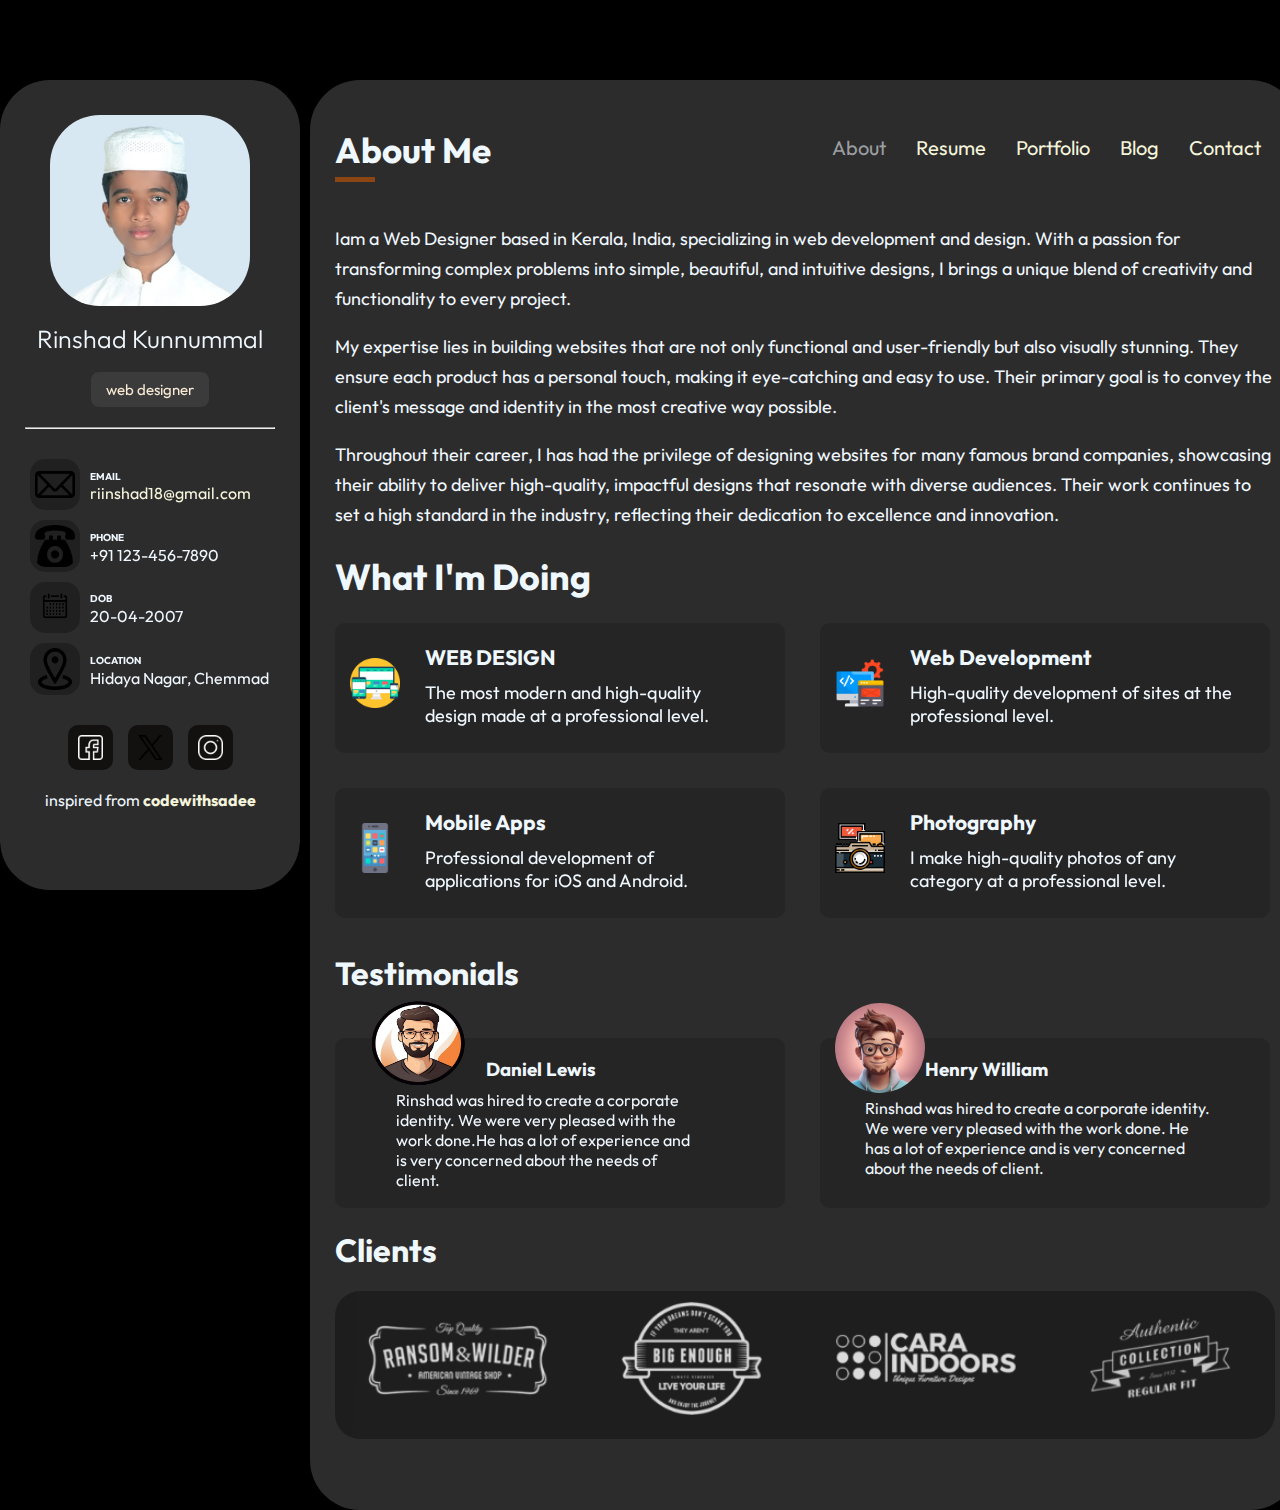
<file: index.html>
<!DOCTYPE html>
<html lang="en">
<head>
    <meta charset="UTF-8">
    <meta name="viewport" content="width=device-width, initial-scale=1.0">
    <title>Portifolio</title>
    <link rel="stylesheet" href="assets/style.css">
    <link rel="preconnect" href="https://fonts.googleapis.com">
    <link rel="preconnect" href="https://fonts.gstatic.com" crossorigin>
    <link href="https://fonts.googleapis.com/css2?family=Outfit:wght@100..900&display=swap" rel="stylesheet">
    <link rel="shortcut icon" href="img/icon.png" type="image/x-icon">
</head>
<body>
    <div class="container">
        <div class="fixed">
            <div class="name">
                <img id="photo" src="img/myphoto.jpg" alt="">
                <h1 id="name">Rinshad Kunnummal</h1>
                <button id="proffession">web designer</button>
            </div>
            <hr>
            <div class="fixed-bottom">
                <div class="my-details">
                    <div class="my-info">
                        <img class="icon" src="img/email.png" alt="">
                        <div class="details">
                            <h5>EMAIL</h5>
                            <p><a id="detail" href="">riinshad18@gmail.com</a></p>
                        </div>
                    </div>
                    <div class="my-info">
                        <img class="icon" src="img/phone.png" alt="">
                        <div class="details">  
                            <h5>PHONE</h5>
                            <p>+91 123-456-7890</p>
                        </div>
                    </div>
                    <div class="my-info">
                        <img class="icon" src="img/date.png" alt="">
                        <div class="details">
                            <h5>DOB</h5>
                            <p>20-04-2007</p>
                        </div>
                    </div>
                    <div class="my-info">
                        <img class="icon" src="img/location.png" alt="">
                        <div class="details">
                            <h5>LOCATION</h5>
                            <p>Hidaya Nagar, Chemmad</p>
                        </div>
                    </div>
                </div>
            </div>
            <div class="social-accounts">
                <a href="#"><img src="img/facebook.png" alt=""></a>
                <a href="#"><img src="img/twitter.png" alt=""></a>
                <a href="#"><img src="img/instagram.png" alt=""></a>
            </div>
            <p id="codewithsadee">inspired from <strong><a target="_blank" href="https://github.com/codewithsadee/vcard-personal-portfolio">codewithsadee</a></strong></p>
        </div>
        <div class="main">
            <div class="head">
                <div>
                    <nav class="navbar">
                        <h1 id="head1">About Me</h1>
                        <ul>
                            <li ><a id="about" href="index.html">About</a></li>
                            <li><a href="pages/resume.html">Resume</a></li>
                            <li><a href="pages/portfolio.html">Portfolio</a></li>
                            <li><a href="pages/blog.html">Blog</a></li>
                            <li><a href="pages/contact.html">Contact</a></li>
                        </ul>
                    </nav>
                </div>
            </div>
            <div class="about-me">
                <p>
                    Iam a Web Designer based in Kerala, India, specializing in web development and design. With a passion for transforming complex problems into simple, beautiful, and intuitive designs, I brings a unique blend of creativity and functionality to every project.
                </p>
                <p>
                    My expertise lies in building websites that are not only functional and user-friendly but also visually stunning. They ensure each product has a personal touch, making it eye-catching and easy to use. Their primary goal is to convey the client's message and identity in the most creative way possible.
                </p>
                <p>
                    
                    Throughout their career, I has had the privilege of designing websites for many famous brand companies, showcasing their ability to deliver high-quality, impactful designs that resonate with diverse audiences. Their work continues to set a high standard in the industry, reflecting their dedication to excellence and innovation.
                </p>
            </div>
            <div class="im-doing">
                <h1>
                    What I'm Doing
                </h1>
                <div class="im-card-section">
                    <div class="im-card">
                        <img src="img/mobile.png" alt="">
                        <div class="im-card-info">
                            <h3>WEB DESIGN</h3>
                            <p>
                                The most modern and high-quality design made at a professional level.
                            </p>
                        </div>
                    </div>
                    <div class="im-card">
                        <img src="img/development.png" alt="">
                        <div class="im-card-info">
                            <h3>Web Development</h3>
                            <p>
                                High-quality development of sites at the professional level.
                            </p>
                        </div>
                    </div>
                    <div class="im-card">
                        <img src="img/smartphone.png" alt="">
                        <div class="im-card-info">
                            <h3>Mobile Apps</h3>
                            <p>
                                Professional development of applications for iOS and Android.
                            </p>
                        </div>
                    </div>
                    <div class="im-card">
                        <img src="img/photography.png" alt="">
                        <div class="im-card-info">
                            <h3>Photography</h3>
                            <p>
                                I make high-quality photos of any category at a professional level.
                            </p>
                        </div>
                    </div>
                </div>
            </div>
            <div class="testimonials">
                <h1>Testimonials</h1>
                <div class="testimonials-card-section">
                    <div class="testimony-card">
                        <img id="test1" src="img/avatar1.png" alt="">
                        <div class="testimony-card-info">
                            <h3 id="tester1">Daniel Lewis</h3>
                            <p id="text1">
                                Rinshad was hired to create a corporate identity. We were very pleased with the work done.He has a lot of experience and is very concerned about the needs of client.
                            </p>
                        </div>
                    </div>
                    <div class="testimony-card">
                        <img id="test2" src="img/avatar2.jpg" alt="">
                        <div class="testimony-card-info">
                            <h3 id="tester1">Henry William</h3>
                            <p>
                                Rinshad was hired to create a corporate identity. We were very pleased with the work done. He has a lot of experience and is very concerned about the needs of client.
                            </p>
                        </div>
                    </div>
                </div>
            </div>
            <div class="clients">
                <h1>Clients</h1>
                <img src="img/clients.png" alt="">
            </div>
        </div>
    </div>
</body>
</html>
</file>
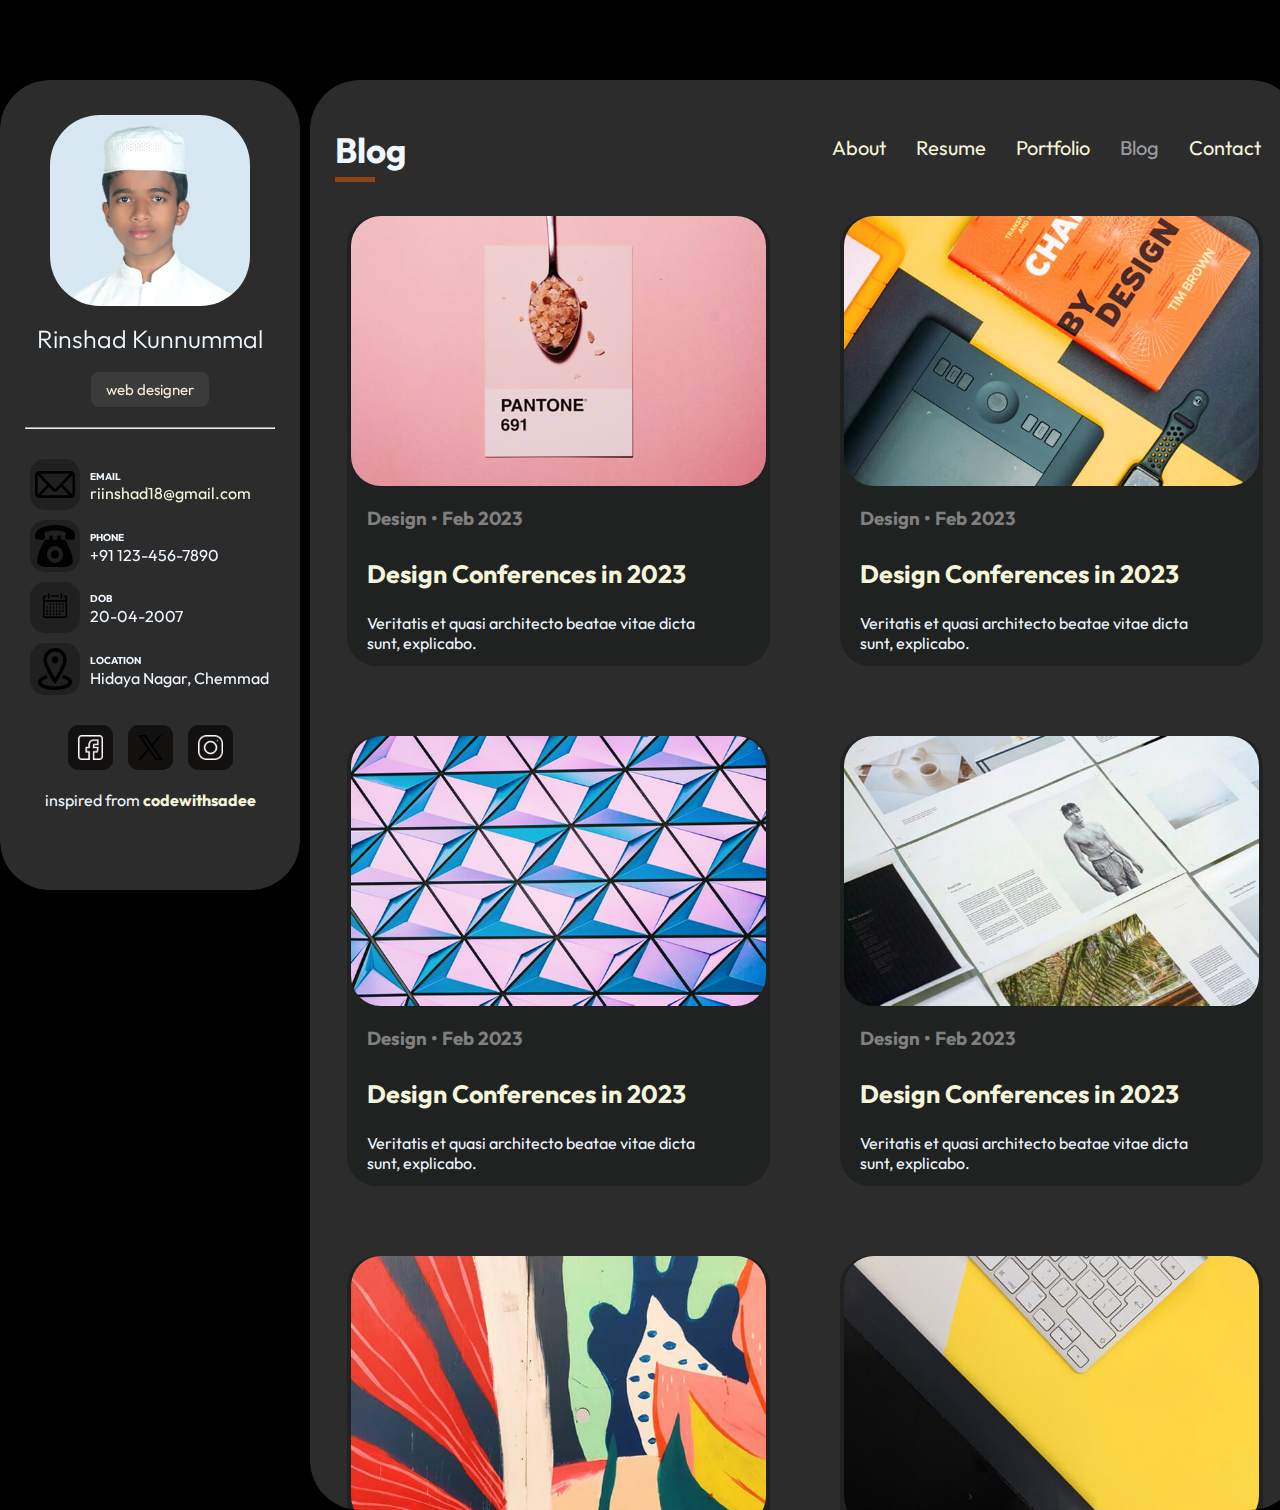
<file: pages/blog.html>
<!DOCTYPE html>
<html lang="en">
<head>
    <meta charset="UTF-8">
    <meta name="viewport" content="width=device-width, initial-scale=1.0">
    <title>Portifolio</title>
    <link rel="stylesheet" href="../assets/blog.css">
    <link rel="preconnect" href="https://fonts.googleapis.com">
    <link rel="preconnect" href="https://fonts.gstatic.com" crossorigin>
    <link href="https://fonts.googleapis.com/css2?family=Outfit:wght@100..900&display=swap" rel="stylesheet">
    <link rel="shortcut icon" href="../img/icon.png" type="image/x-icon">
</head>
<body>
    <div class="container">
        <div class="fixed">
            <div class="name">
                <img id="photo" src="../img/myphoto.jpg" alt="">
                <h1 id="name">Rinshad Kunnummal</h1>
                <button id="proffession">web designer</button>
            </div>
            <hr>
            <div class="fixed-bottom">
                <div class="my-details">
                    <div class="my-info">
                        <img class="icon" src="../img/email.png" alt="">
                        <div class="details">
                            <h5>EMAIL</h5>
                            <p><a id="detail" href="">riinshad18@gmail.com</a></p>
                        </div>
                    </div>
                    <div class="my-info">
                        <img class="icon" src="../img/phone.png" alt="">
                        <div class="details">
                            <h5>PHONE</h5>
                            <p>+91 123-456-7890</p>
                        </div>
                    </div>
                    <div class="my-info">
                        <img class="icon" src="../img/date.png" alt="">
                        <div class="details">
                            <h5>DOB</h5>
                            <p>20-04-2007</p>
                        </div>
                    </div>
                    <div class="my-info">
                        <img class="icon" src="../img/location.png" alt="">
                        <div class="details">
                            <h5>LOCATION</h5>
                            <p>Hidaya Nagar, Chemmad</p>
                        </div>
                    </div>
                </div>
            </div>
            <div class="social-accounts">
                <a href="#"><img src="../img/facebook.png" alt=""></a>
                <a href="#"><img src="../img/twitter.png" alt=""></a>
                <a href="#"><img src="../img/instagram.png" alt=""></a>
            </div>
            <p id="codewithsadee">inspired from <strong><a target="_blank" href="https://github.com/codewithsadee/vcard-personal-portfolio">codewithsadee</a></strong></p>
        </div>
        <div class="main">
            <div class="head">
                <div>
                    <nav class="navbar">
                        <h1 id="head1">Blog</h1>
                        <ul>
                            <li ><a href="../index.html">About</a></li>
                            <li><a href="resume.html">Resume</a></li>
                            <li><a href="portfolio.html">Portfolio</a></li>
                            <li><a id="about" href="blog.html">Blog</a></li>
                            <li><a href="contact.html">Contact</a></li>
                        </ul>
                    </nav>
                </div>
            </div>
            <div class="blog-section">
                <div class="blog-cards-section">
                    <div class="blog-card">
                        <img src="../img/blog-1.jpg" alt="">
                        <div class="blog-card-info">
                            <h3>Design • Feb 2023</h3>
                            <h1><a href="#">Design Conferences in 2023</a></h1>
                            <p>
                                Veritatis et quasi architecto beatae vitae dicta sunt, explicabo.
                            </p>
                        </div>
                    </div>
                    <div class="blog-card">
                        <img src="../img/blog-2.jpg" alt="">
                        <div class="blog-card-info">
                            <h3>Design • Feb 2023</h3>
                            <h1><a href="#">Design Conferences in 2023</a></h1>
                            <p>
                                Veritatis et quasi architecto beatae vitae dicta sunt, explicabo.
                            </p>
                        </div>
                    </div>
                    <div class="blog-card">
                        <img src="../img/blog-3.jpg" alt="">
                        <div class="blog-card-info">
                            <h3>Design • Feb 2023</h3>
                            <h1><a href="#">Design Conferences in 2023</a></h1>
                            <p>
                                Veritatis et quasi architecto beatae vitae dicta sunt, explicabo.
                            </p>
                        </div>
                    </div>
                    <div class="blog-card">
                        <img src="../img/blog-4.jpg" alt="">
                        <div class="blog-card-info">
                            <h3>Design • Feb 2023</h3>
                            <h1><a href="#">Design Conferences in 2023</a></h1>
                            <p>
                                Veritatis et quasi architecto beatae vitae dicta sunt, explicabo.
                            </p>
                        </div>
                    </div>
                    <div class="blog-card">
                        <img src="../img/blog-5.jpg" alt="">
                        <div class="blog-card-info">
                            <h3>Design • Feb 2023</h3>
                            <h1><a href="#">Design Conferences in 2023</a></h1>
                            <p>
                                Veritatis et quasi architecto beatae vitae dicta sunt, explicabo.
                            </p>
                        </div>
                    </div>
                    <div class="blog-card">
                        <img src="../img/blog-6.jpg" alt="">
                        <div class="blog-card-info">
                            <h3>Design • Feb 2023</h3>
                            <h1><a href="#">Design Conferences in 2023</a></h1>
                            <p>
                                Veritatis et quasi architecto beatae vitae dicta sunt, explicabo.
                            </p>
                        </div>
                    </div>
                </div>
            </div>
        </div>
    </div>
</body>
</html>
</file>
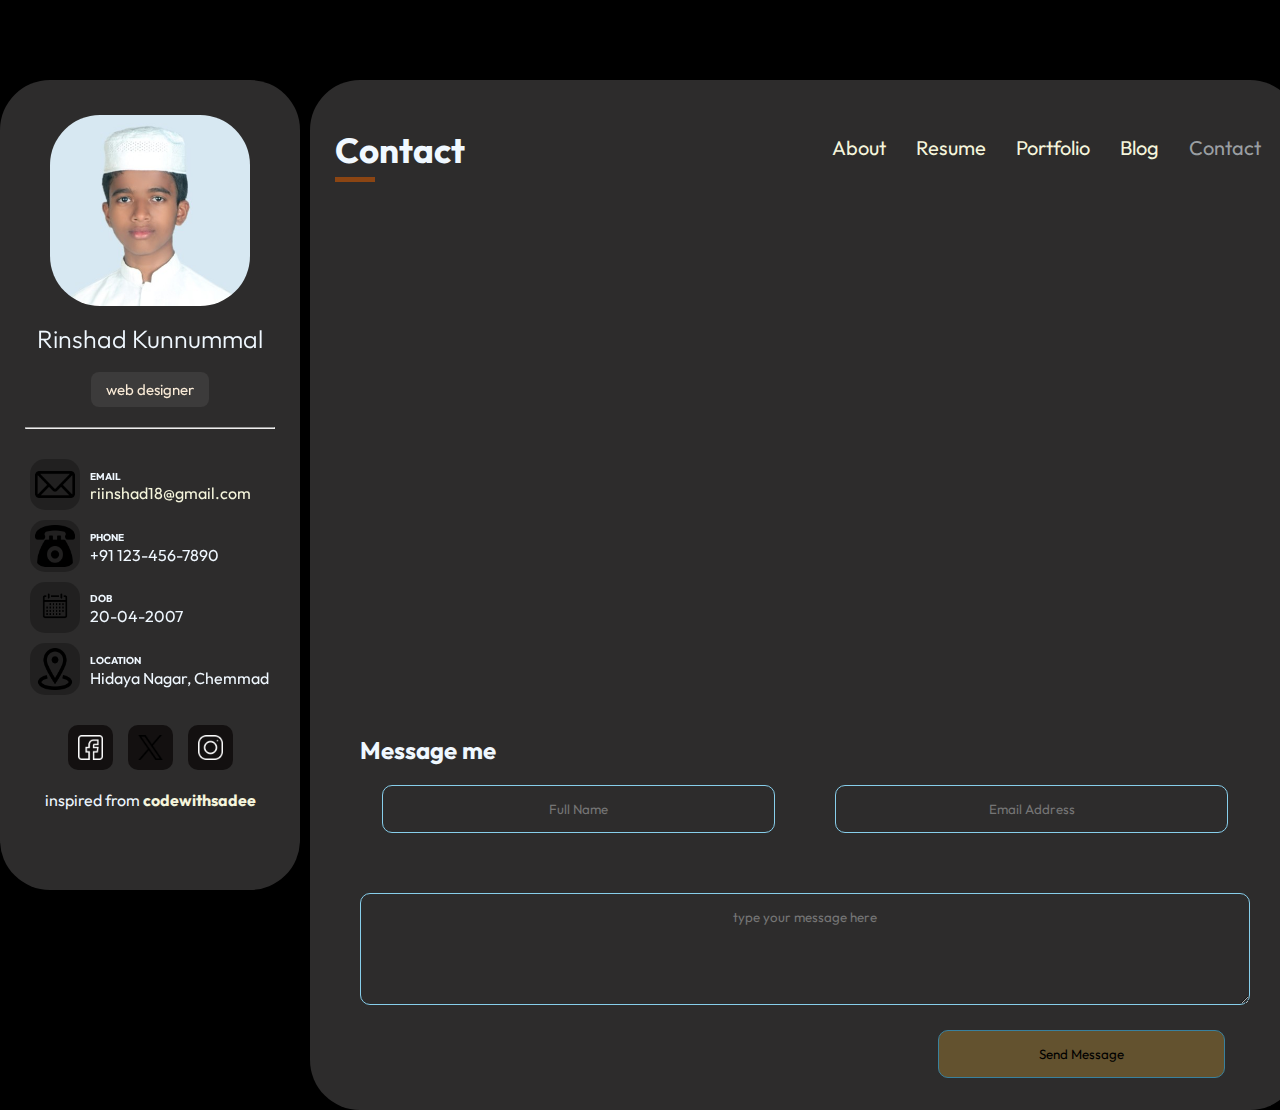
<file: pages/contact.html>
<!DOCTYPE html>
<html lang="en">
<head>
    <meta charset="UTF-8">
    <meta name="viewport" content="width=device-width, initial-scale=1.0">
    <title>Portifolio</title>
    <link rel="stylesheet" href="../assets/contact.css">
    <link rel="preconnect" href="https://fonts.googleapis.com">
    <link rel="preconnect" href="https://fonts.gstatic.com" crossorigin>
    <link href="https://fonts.googleapis.com/css2?family=Outfit:wght@100..900&display=swap" rel="stylesheet">
    <link rel="shortcut icon" href="../img/icon.png" type="image/x-icon">
</head>
<body>
    <div class="container">
        <div class="fixed">
            <div class="name">
                <img id="photo" src="../img/myphoto.jpg" alt="">
                <h1 id="name">Rinshad Kunnummal</h1>
                <button id="proffession">web designer</button>
            </div>
            <hr>
            <div class="fixed-bottom">
                <div class="my-details">
                    <div class="my-info">
                        <img class="icon" src="../img/email.png" alt="">
                        <div class="details">
                            <h5>EMAIL</h5>
                            <p><a id="detail" href="">riinshad18@gmail.com</a></p>
                        </div>
                    </div>
                    <div class="my-info">
                        <img class="icon" src="../img/phone.png" alt="">
                        <div class="details">
                            <h5>PHONE</h5>
                            <p>+91 123-456-7890</p>
                        </div>
                    </div>
                    <div class="my-info">
                        <img class="icon" src="../img/date.png" alt="">
                        <div class="details">
                            <h5>DOB</h5>
                            <p>20-04-2007</p>
                        </div>
                    </div>
                    <div class="my-info">
                        <img class="icon" src="../img/location.png" alt="">
                        <div class="details">
                            <h5>LOCATION</h5>
                            <p>Hidaya Nagar, Chemmad</p>
                        </div>
                    </div>
                </div>
            </div>
            <div class="social-accounts">
                <a href="#"><img src="../img/facebook.png" alt=""></a>
                <a href="#"><img src="../img/twitter.png" alt=""></a>
                <a href="#"><img src="../img/instagram.png" alt=""></a>
            </div>
            <p id="codewithsadee">inspired from <strong><a target="_blank" href="https://github.com/codewithsadee/vcard-personal-portfolio">codewithsadee</a></strong></p>
        </div>
        <div class="main">
            <div class="head">
                <div>
                    <nav class="navbar">
                        <h1 id="head1">Contact</h1>
                        <ul>
                            <li ><a href="../index.html">About</a></li>
                            <li><a href="resume.html">Resume</a></li>
                            <li><a href="portfolio.html">Portfolio</a></li>
                            <li><a href="blog.html">Blog</a></li>
                            <li><a id="about" href="contact.html">Contact</a></li>
                        </ul>
                    </nav>
                </div>
            </div>
            <div class="contact-container">
                <div class="map-container">
                    <iframe src="https://www.google.com/maps/embed?pb=!1m18!1m12!1m3!1d425.4522839005609!2d75.96013531499786!3d11.343651131796172!2m3!1f0!2f0!3f0!3m2!1i1024!2i768!4f13.1!3m3!1m2!1s0x3ba6424227fe74a5%3A0x83ad7bee958accb5!2sThoongampuram%20Juma&#39;a%20Masjid!5e1!3m2!1sen!2sin!4v1720166840139!5m2!1sen!2sin" width="600" height="450" style="border:0;" allowfullscreen="" loading="lazy" referrerpolicy="no-referrer-when-downgrade"></iframe>
                </div>
                <div class="message-container">
                    <h2>Message me</h2>
                    <div class="inputswrapper">
                        <div class="details-container">
                            <input type="text" placeholder="Full Name">
                            <input type="email" placeholder="Email Address">
                            <textarea name="message" placeholder="type your message here" id="" cols="90" rows="5"></textarea>
                        </div>
                        <div class="send-container">
                            <button type="submit">Send Message</button>
                        </div>
                    </div>
                </div>
            </div>
        </div>
    </div>
</body>
</html>
</file>
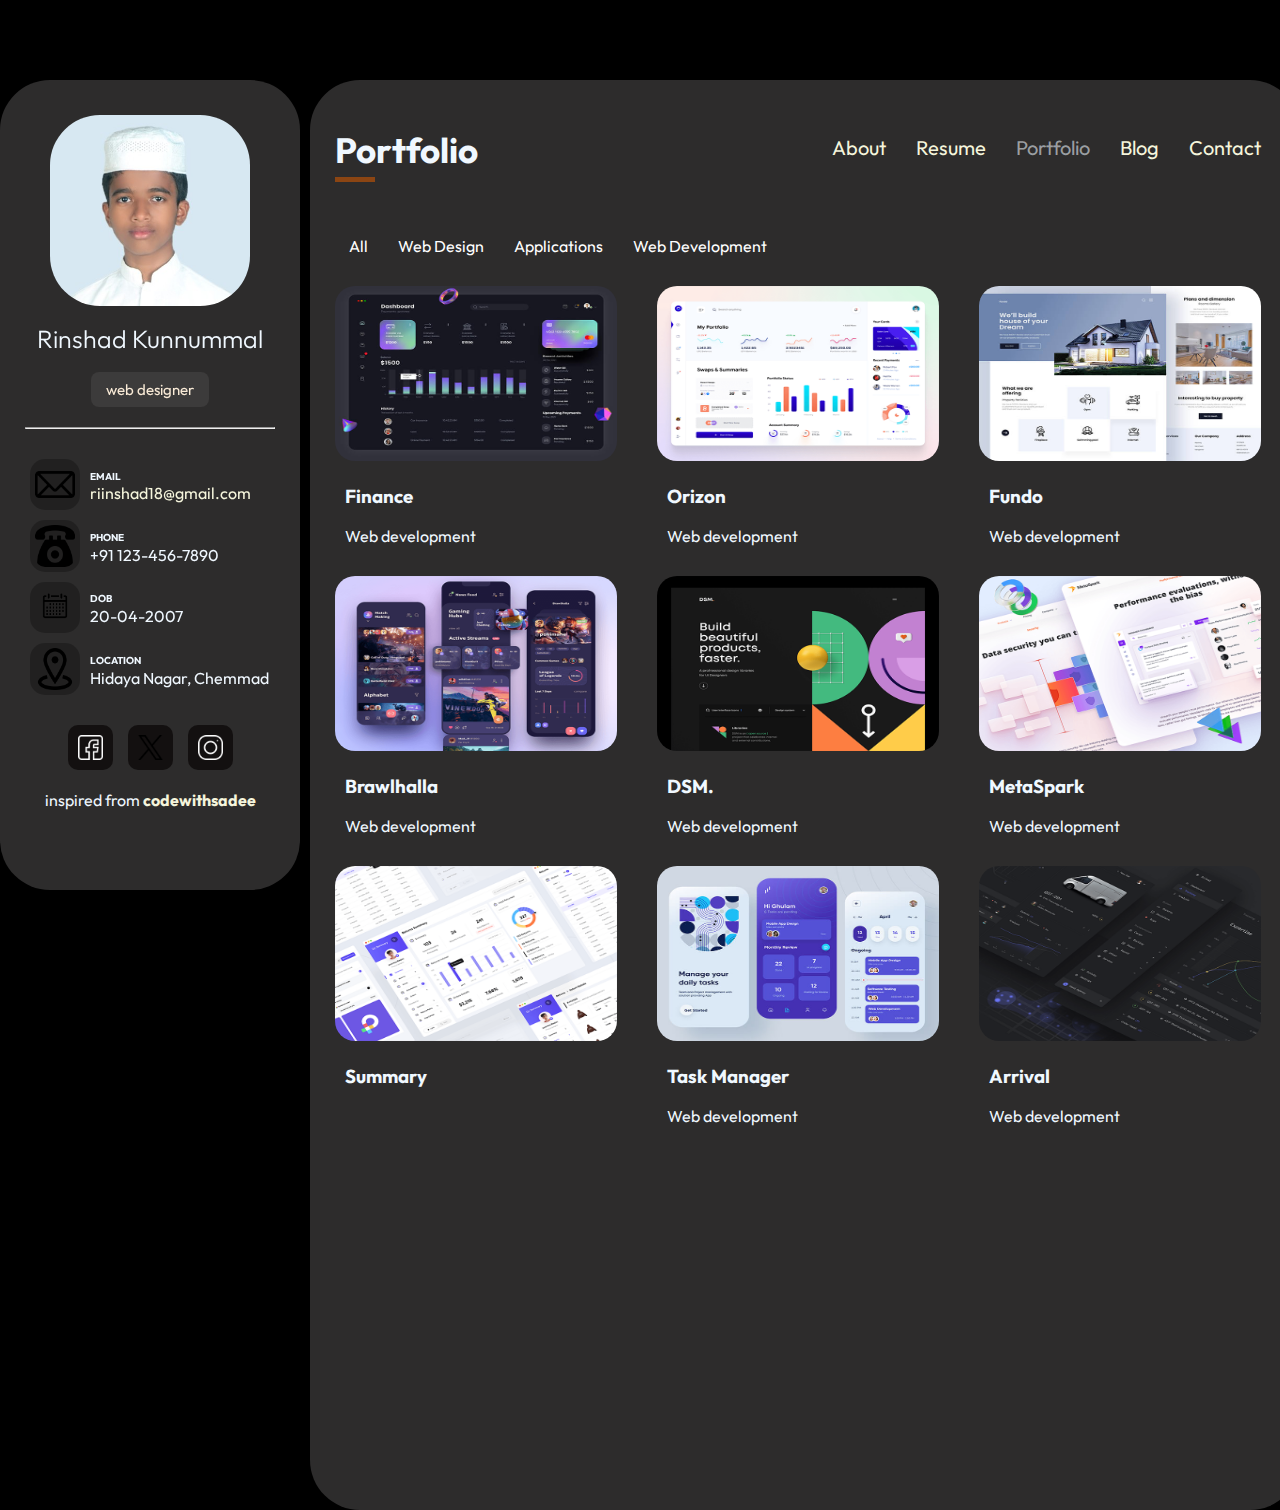
<file: pages/portfolio.html>
<!DOCTYPE html>
<html lang="en">
<head>
    <meta charset="UTF-8">
    <meta name="viewport" content="width=device-width, initial-scale=1.0">
    <title>Portifolio</title>
    <link rel="stylesheet" href="../assets/portfolio.css">
    <link rel="preconnect" href="https://fonts.googleapis.com">
    <link rel="preconnect" href="https://fonts.gstatic.com" crossorigin>
    <link href="https://fonts.googleapis.com/css2?family=Outfit:wght@100..900&display=swap" rel="stylesheet">
    <link rel="shortcut icon" href="../img/icon.png" type="image/x-icon">
</head>
<body>
    <div class="container">
        <div class="fixed">
            <div class="name">
                <img id="photo" src="../img/myphoto.jpg" alt="">
                <h1 id="name">Rinshad Kunnummal</h1>
                <button id="proffession">web designer</button>
            </div>
            <hr>
            <div class="fixed-bottom">
                <div class="my-details">
                    <div class="my-info">
                        <img class="icon" src="../img/email.png" alt="">
                        <div class="details">
                            <h5>EMAIL</h5>
                            <p><a id="detail" href="">riinshad18@gmail.com</a></p>
                        </div>
                    </div>
                    <div class="my-info">
                        <img class="icon" src="../img/phone.png" alt="">
                        <div class="details">  
                            <h5>PHONE</h5>
                            <p>+91 123-456-7890</p>
                        </div>
                    </div>
                    <div class="my-info">
                        <img class="icon" src="../img/date.png" alt="">
                        <div class="details">
                            <h5>DOB</h5>
                            <p>20-04-2007</p>
                        </div>
                    </div>
                    <div class="my-info">
                        <img class="icon" src="../img/location.png" alt="">
                        <div class="details">
                            <h5>LOCATION</h5>
                            <p>Hidaya Nagar, Chemmad</p>
                        </div>
                    </div>
                </div>
            </div>
            <div class="social-accounts">
                <a href="#"><img src="../img/facebook.png" alt=""></a>
                <a href="#"><img src="../img/twitter.png" alt=""></a>
                <a href="#"><img src="../img/instagram.png" alt=""></a>
            </div>
            <p id="codewithsadee">inspired from <strong><a target="_blank" href="https://github.com/codewithsadee/vcard-personal-portfolio">codewithsadee</a></strong></p>
        </div>
        <div class="main">
            <div class="head">
                <div>
                    <nav class="navbar">
                        <h1 id="head1">Portfolio</h1>
                        <ul>
                            <li ><a href="../index.html">About</a></li>
                            <li><a href="resume.html">Resume</a></li>
                            <li><a id="about" href="portfolio.html">Portfolio</a></li>
                            <li><a href="blog.html">Blog</a></li>
                            <li><a href="contact.html">Contact</a></li>
                        </ul>
                    </nav>
                </div>
            </div>
            <div class="portfolio-container">
                <div class="portifolio-nav">
                    <nav id="portifolio-nav">
                        <ul>
                            <li><a href="#">All</a></li>
                            <li><a href="#">Web Design</a></li>
                            <li><a href="#">Applications</a></li>
                            <li><a href="#">Web Development</a></li>
                        </ul>
                    </nav>
                </div>
                <div class="portfolio-section">
                    <div class="portifolio-card">
                        <img src="../img/portfolio-1.jpg" alt="">
                        <div class="portfolio-info">
                            <h3>Finance</h3>
                            <p>Web development</p>
                        </div>
                    </div>
                    <div class="portifolio-card">
                        <img src="../img/portfolio-2.png" alt="">
                        <div class="portfolio-info">
                            <h3>Orizon</h3>
                            <p>Web development</p>
                        </div>
                    </div>
                    <div class="portifolio-card">
                        <img src="../img/portfolio-3.jpg" alt="">
                        <div class="portfolio-info">
                            <h3>Fundo</h3>
                            <p>Web development</p>
                        </div>
                    </div>
                    <div class="portifolio-card">
                        <img src="../img/portfolio-4.png" alt="">
                        <div class="portfolio-info">
                            <h3>Brawlhalla</h3>
                            <p>Web development</p>
                        </div>
                    </div>
                    <div class="portifolio-card">
                        <img src="../img/portfolio-5.png" alt="">
                        <div class="portfolio-info">
                            <h3>DSM.</h3>
                            <p>Web development</p>
                        </div>
                    </div>
                    <div class="portifolio-card">
                        <img src="../img/portfolio-6.png" alt="">
                        <div class="portfolio-info">
                            <h3>MetaSpark</h3>
                            <p>Web development</p>
                        </div>
                    </div>
                    <div class="portifolio-card">
                        <img src="../img/portfolio-7.png" alt="">
                        <div class="portfolio-info">
                            <h3>Summary</p>
                        </div>
                    </div>
                    <div class="portifolio-card">
                        <img src="../img/portfolio-8.jpg" alt="">
                        <div class="portfolio-info">
                            <h3>Task Manager</h3>
                            <p>Web development</p>
                        </div>
                    </div>
                    <div class="portifolio-card">
                        <img src="../img/portfolio-9.png" alt="">
                        <div class="portfolio-info">
                            <h3>Arrival</h3>
                            <p>Web development</p>
                        </div>
                    </div>
                </div>
            </div>
        </div>
    </div>
</body>
</html>
</file>
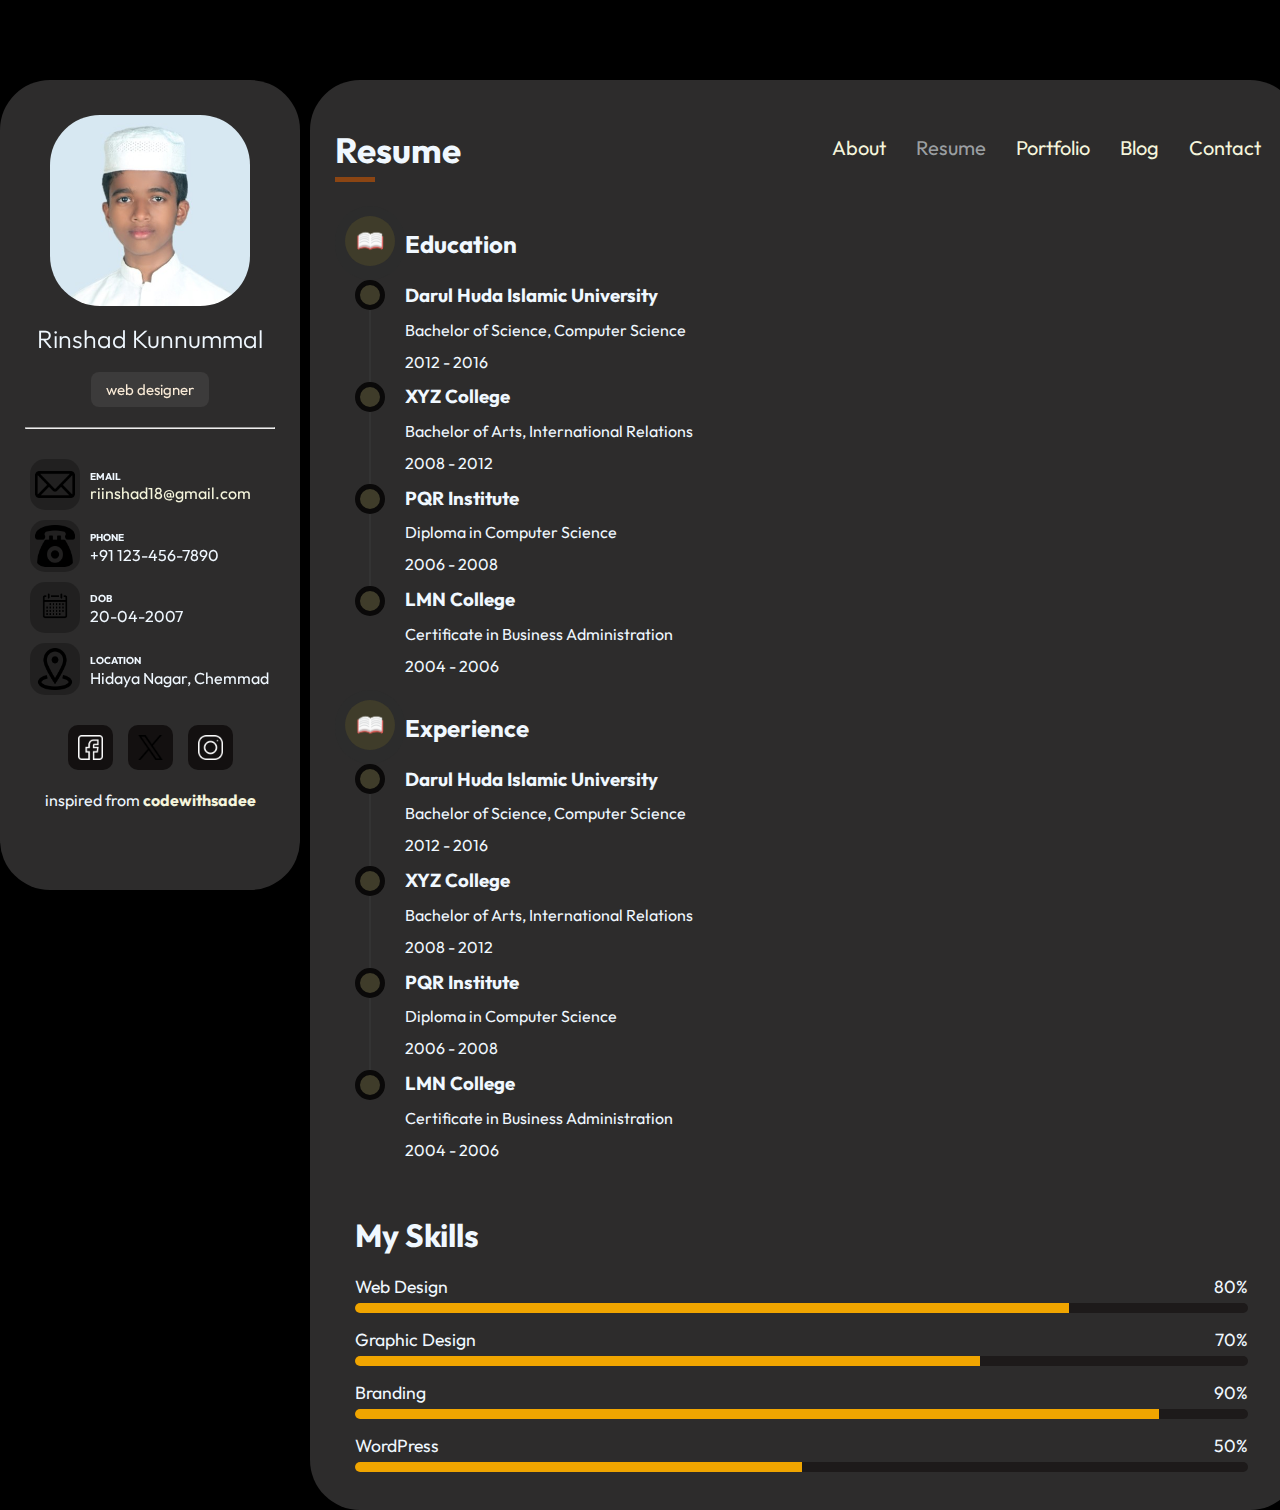
<file: pages/resume.html>
<!DOCTYPE html>
<html lang="en">
<head>
    <meta charset="UTF-8">
    <meta name="viewport" content="width=device-width, initial-scale=1.0">
    <title>Portifolio</title>
    <link rel="stylesheet" href="../assets/resume.css">
    <link rel="preconnect" href="https://fonts.googleapis.com">
    <link rel="preconnect" href="https://fonts.gstatic.com" crossorigin>
    <link href="https://fonts.googleapis.com/css2?family=Outfit:wght@100..900&display=swap" rel="stylesheet">
    <link rel="shortcut icon" href="img/icon.png" type="image/x-icon">
</head>
<body>
    <div class="container">
        <div class="fixed">
            <div class="name">
                <img id="photo" src="../img/myphoto.jpg" alt="">
                <h1 id="name">Rinshad Kunnummal</h1>
                <button id="proffession">web designer</button>
            </div>
            <hr>
            <div class="fixed-bottom">
                <div class="my-details">
                    <div class="my-info">
                        <img class="icon" src="../img/email.png" alt="">
                        <div class="details">
                            <h5>EMAIL</h5>
                            <p><a id="detail" href="">riinshad18@gmail.com</a></p>
                        </div>
                    </div>
                    <div class="my-info">
                        <img class="icon" src="../img/phone.png" alt="">
                        <div class="details">  
                            <h5>PHONE</h5>
                            <p>+91 123-456-7890</p>
                        </div>
                    </div>
                    <div class="my-info">
                        <img class="icon" src="../img/date.png" alt="">
                        <div class="details">
                            <h5>DOB</h5>
                            <p>20-04-2007</p>
                        </div>
                    </div>
                    <div class="my-info">
                        <img class="icon" src="../img/location.png" alt="">
                        <div class="details">
                            <h5>LOCATION</h5>
                            <p>Hidaya Nagar, Chemmad</p>
                        </div>
                    </div>
                </div>
            </div>
            <div class="social-accounts">
                <a href="#"><img src="../img/facebook.png" alt=""></a>
                <a href="#"><img src="../img/twitter.png" alt=""></a>
                <a href="#"><img src="../img/instagram.png" alt=""></a>
            </div>
            <p id="codewithsadee">inspired from <strong><a target="_blank" href="https://github.com/codewithsadee/vcard-personal-portfolio">codewithsadee</a></strong></p>
        </div>
        <div class="main">
            <div class="head">
                <div>
                    <nav class="navbar">
                        <h1 id="head1">Resume</h1>
                        <ul>
                            <li ><a href="../index.html">About</a></li>
                            <li><a id="about" href="resume.html">Resume</a></li>
                            <li><a href="portfolio.html">Portfolio</a></li>
                            <li><a href="blog.html">Blog</a></li>
                            <li><a href="contact.html">Contact</a></li>
                        </ul>
                    </nav>
                </div>
            </div>
            <div class="education-main">
                <div class="timeline">
                    <div class="timeline-item">
                        <div class="timeline-icon">
                            <img src="../img/book.png" alt="Book timeline-icon">
                        </div>
                        <div class="dot"></div>
                        <div class="line"></div>
                    </div>
                    <div class="timeline-item">
                        <div class="dot"></div>
                        <div class="line"></div>
                    </div>
                    <div class="timeline-item">
                        <div class="dot"></div>
                    </div>
                    <div class="timeline-item">
                        <div class="dot"></div>
                    </div>
                </div>
                <div class="education">
                    <h2>Education</h2>
                    <div class="education">
                        <div class="education-list">
                            <div class="university">
                                <h3>Darul Huda Islamic University</h3>
                                <p>Bachelor of Science, Computer Science</p>
                                <p>2012 - 2016</p>
                            </div>
                            <div class="university">
                                <h3>XYZ College</h3>
                                <p>Bachelor of Arts, International Relations</p>
                                <p>2008 - 2012</p>
                            </div>
                            <div class="university">
                                    <h3>PQR Institute</h3>
                                    <p>Diploma in Computer Science</p>
                                    <p>2006 - 2008</p>
                            </div>
                            <div class="university">
                                        <h3>LMN College</h3>
                                        <p>Certificate in Business Administration</p>
                                        <p>2004 - 2006</p>
                            </div>
                        </div>
                    </div>
                </div>
            </div>
            <div class="experience-main">
                <div class="timeline">
                    <div class="timeline-item">
                        <div class="timeline-icon">
                            <img src="../img/book.png" alt="Book timeline-icon">
                        </div>
                        <div class="dot"></div>
                        <div class="line"></div>
                    </div>
                    <div class="timeline-item">
                        <div class="dot"></div>
                        <div class="line"></div>
                    </div>
                    <div class="timeline-item">
                        <div class="dot"></div>
                    </div>
                    <div class="timeline-item">
                        <div class="dot"></div>
                    </div>
                </div>
                <div class="experience">
                    <h2>Experience</h2>
                    <div class="experience">
                        <div class="experience-list">
                            <div class="university">
                                <h3>Darul Huda Islamic University</h3>
                                <p>Bachelor of Science, Computer Science</p>
                                <p>2012 - 2016</p>
                            </div>
                            <div class="university">
                                <h3>XYZ College</h3>
                                <p>Bachelor of Arts, International Relations</p>
                                <p>2008 - 2012</p>
                            </div>
                            <div class="university">
                                <h3>PQR Institute</h3>
                                <p>Diploma in Computer Science</p>
                                <p>2006 - 2008</p>
                            </div>
                            <div class="university">
                                <h3>LMN College</h3>
                                <p>Certificate in Business Administration</p>
                                <p>2004 - 2006</p>
                            </div>
                        </div>
                    </div>
                </div>
            </div>
            
            <div class="skills-container">
                <h1 id="my-skills">My Skills</h1>
                <div class="skill">
                    <p>Web Design <span>80%</span></p>
                    <div class="skill-bar">
                        <div id="skill-level1" class="skill-level" ></div>
                    </div>
                </div>
                <div class="skill">
                    <p>Graphic Design <span>70%</span></p>
                    <div class="skill-bar">
                        <div id="skill-level2" class="skill-level" "></div>
                    </div>
                </div>
                <div class="skill">
                    <p>Branding <span>90%</span></p>
                    <div class="skill-bar">
                        <div id="skill-level3" class="skill-level" ></div>
                    </div>
                </div>
                <div class="skill">
                    <p>WordPress <span>50%</span></p>
                    <div class="skill-bar">
                        <div id="skill-level4" class="skill-level" ></div>
                    </div>
                </div>
            </div>
        </div>
    </div>
</body>
</html>
</file>
<file: assets/style.css>
*{
    font-family: "Outfit", sans-serif;
}

body{
    color: aliceblue;
    background-color: black;
    margin: 0;
    padding: 0;
}

.container{
    max-width: 1500px;
    height: 850px;
    width: 1300px;
    display: block;
    justify-content: center;
    margin: auto;
    margin-top: 80px;
}

.fixed{
    background-color: rgb(45, 44, 44);
    width: 250px;
    height: 760px;
    padding: 25px;
    border-radius: 50px;
    position: fixed;
}

#photo{
    border-radius: 50px;
    width: 80%;
    justify-content: center;
    display: block;
    margin: auto;
    margin-top: 10px;
}

.name{
    width: 100%;
    height:40% ;
}

#name{
    font-size: 25px;
    text-align: center;
    font-weight: 300;
}

#proffession{
    background-color: rgb(60, 59, 59);
    border: none;
    font-size: 15px;
    color: antiquewhite;
    padding: 8px 15px;
    border-radius: 8px;
    display: block;
    justify-content: center;
    margin: auto;
}

.fixed-bottom{
    display: flex;
    flex-wrap: wrap;
    gap: 15px;
    max-width: 940px;
    margin-top: 25px;
    margin-bottom: 25px;
}

.my-info{
    display: flex;
    gap: 10px;
    padding: 5px;
}

.icon{
    width: 40px;
    padding: 5px;
    background-color: rgba(0, 0, 0, 0.258);
    border-radius: 15px;
}

h5{
    font-size: 10px;
    padding: 0;
}

.details{
    line-height: 1px;
    width: 500px;
}

a{
    text-decoration: none;
    cursor: pointer;
    color: beige;
}

.social-accounts{
    display: flex;
    margin: auto;
    gap: 15px;
    justify-content: center;
}

.social-accounts img{
    width: 25px;
    background-color: rgb(19, 16, 16);
    padding: 10px;
    border-radius: 10px;
}

#codewithsadee{
    text-align: center;
}

.main{
    overflow-y: scroll;
    background-color: rgb(45, 44, 44);
    width: 940px;
    height: 1380px;
    padding: 25px;
    border-radius: 50px;
    float: right;
}

.main::-webkit-scrollbar{
    display: none;
}

nav ul li a{
    cursor: pointer;
    font-size: 20px;
}

nav ul li a:hover{
    color: rgba(240, 248, 255, 0.582);
}

nav ul {
    display: flex;
    gap: 30px;
    list-style-type: none;
    float: right;
    padding: 14px;
}

.navbar{
    display: flex;
    justify-content: space-between;
}

#head1{
    font-size: 35px;
    position: relative;
    padding-bottom: 10px;
}

#head1::after {
    content: "";
    left: 0;
    bottom: 0;
    padding-bottom: 7px;
    position: absolute;
    width: 40px;
    border-bottom: 5px solid saddlebrown;
}

/*/ About me /*/

#about{
    color: rgba(240, 248, 255, 0.582);
}

.about-me p{
    line-height: 30px;
    font-size: large;
}

/*/ Iam doing /*/

.im-doing{
    font-size: large;
    margin-bottom: 35px;
}

.im-card-section{
    gap: 35px;
    display: flex;
    flex-wrap: wrap;
}

.im-card{
    background-color: rgb(37, 37, 37);
    width: 450px;
    height: 130px;
    border-radius: 10px;
    display: flex;
}

.im-card img{
    width: 50px;
    height: 50px;
    margin-top: 35px;
    margin-left: 15px;
}

.im-card-info{
    width: 350px;
    float: right;   
}

.im-card-info h3{
    margin-left: 25px;
}

.im-card-info p{
    width: 93%;
    position: relative;
    margin-top: -10px;
    float: right;
}

/*/ testimonials /*/

.testimonials-card-section{
    gap: 35px;
    margin-top: 45px;
    display: flex;
}

.testimony-card{
    background-color: rgb(37, 37, 37);
    width: 450px;
    height: 170px;
    border-radius: 10px;
    display: flex;
}

.testimony-card img{
    margin-left: 15px;
}

#test1{
    width: 160px;
    position: relative;
    margin-top: -55px;
    height: 120px;
}

#test2{
    position: relative;
    margin-top: -35px;
    height: 90px;
    width: 90px;
    border-radius: 50px;
}

.testimony-card-info{
    width: 350px;
    float: right;   
}

.testimony-card-info p{
    width: 100%;
    position: relative;
    margin-top: -2px;
    margin-right: 60px;
    float: right;
}

#text1{
    margin-right: 90px;
    position: relative;
    margin-top: -10px;
}

/*/ clients /*/

.clients img{
    width: 100%;
    border-radius: 25px;
}
</file>
<file: assets/blog.css>
*{
    font-family: "Outfit", sans-serif;
}

body{
    color: aliceblue;
    background-color: black;
    margin: 0;
    padding: 0;
}

.container{
    max-width: 1500px;
    height: 850px;
    width: 1300px;
    display: block;
    justify-content: center;
    margin: auto;
    margin-top: 80px;
}

.fixed{
    background-color: rgb(45, 44, 44);
    width: 250px;
    height:760px;
    padding: 25px;
    border-radius: 50px;
    position: fixed;
}

#codewithsadee{
    text-align: center;
}

#photo{
    border-radius: 50px;
    width: 80%;
    justify-content: center;
    display: block;
    margin: auto;
    margin-top: 10px;
}

.name{
    width: 100%;
    height:40% ;
}

#name{
    font-size: 25px;
    text-align: center;
    font-weight: 300;
}

#proffession{
    background-color: rgb(60, 59, 59);
    border: none;
    font-size: 15px;
    color: antiquewhite;
    padding: 8px 15px;
    border-radius: 8px;
    display: block;
    justify-content: center;
    margin: auto;
}

.fixed-bottom{
    display: flex;
    flex-wrap: wrap;
    gap: 15px;
    max-width: 940px;
    margin-top: 25px;
    margin-bottom: 25px;
}

.my-info{
    display: flex;
    gap: 10px;
    padding: 5px;
}

.icon{
    width: 40px;
    padding: 5px;
    background-color: rgba(0, 0, 0, 0.258);
    border-radius: 15px;
}

h5{
    font-size: 10px;
    padding: 0;
}

.details{
    line-height: 1px;
    width: 500px;
}

a{
    text-decoration: none;
    cursor: pointer;
    color: beige;
}

.social-accounts{
    display: flex;
    margin: auto;
    gap: 15px;
    justify-content: center;
}

.social-accounts img{
    width: 25px;
    background-color: rgb(19, 16, 16);
    padding: 10px;
    border-radius: 10px;
}

.main{
    overflow-y: scroll;
    background-color: rgb(45, 44, 44);
    width: 940px;
    height: 1380px;
    padding: 25px;
    border-radius: 50px;
    float: right;
}

.main::-webkit-scrollbar{
    display: none;
}

nav ul li a{
    cursor: pointer;
    font-size: 20px;
}

nav ul li a:hover{
    color: rgba(240, 248, 255, 0.582);
}

nav ul {
    display: flex;
    gap: 30px;
    list-style-type: none;
    float: right;
    padding: 14px;
}

.navbar{
    display: flex;
    justify-content: space-between;
}

#head1{
    font-size: 35px;
    position: relative;
    padding-bottom: 10px;
}

#head1::after {
    content: "";
    left: 0;
    bottom: 0;
    padding-bottom: 7px;
    position: absolute;
    width: 40px;
    border-bottom: 5px solid saddlebrown;
}

#about{
    color: rgba(240, 248, 255, 0.582);
}

/*/ blog /*/

.blog-cards-section{
    max-width: 940px;
    display: flex;
    flex-wrap: wrap;
    gap: 50px;
    justify-content: center;
    margin: auto;
}

.blog-card{
    height: 450px;
    background-color: rgb(32, 34, 34);
    width: 45%;
    border-radius: 30px;
    text-align: initial;
    margin: 10px;
    overflow: hidden;
}

.blog-card img{
    height: 60%;
    width: 98%;
    display: block;
    justify-content: center;
    margin: auto;
    border-radius: 30px;
}

.blog-card img:hover{
    transition: 0.3s;
    transform: scale(1.1);
    filter: brightness(0.9);
}

.blog-card-info{
    margin: 20px;
}

.blog-card-info h3{
    color: gray;
}

.blog-card-info h1 a{
    font-size: 25px;
    margin: 0;
    padding: 0;
    cursor: pointer;
}

.blog-card-info h1 a:hover{
    color: rgb(199, 170, 8);
}

.blog-card-info p{
    width: 90%;
    margin: 0;
    padding: 0;
}
</file>
<file: assets/contact.css>
*{
    font-family: "Outfit", sans-serif;
}

body{
    color: aliceblue;
    background-color: black;
    margin: 0;
    padding: 0;
}

.container{
    max-width: 1500px;
    height: 850px;
    width: 1300px;
    display: block;
    justify-content: center;
    margin: auto;
    margin-top: 80px;
}

.fixed{
    background-color: rgb(45, 44, 44);
    width: 250px;
    height: 760px;
    padding: 25px;
    border-radius: 50px;
    position: fixed;
}

#codewithsadee{
    text-align: center;
}

#photo{
    border-radius: 50px;
    width: 80%;
    justify-content: center;
    display: block;
    margin: auto;
    margin-top: 10px;
}

.name{
    width: 100%;
    height:40% ;
}

#name{
    font-size: 25px;
    text-align: center;
    font-weight: 300;
}

#proffession{
    background-color: rgb(60, 59, 59);
    border: none;
    font-size: 15px;
    color: antiquewhite;
    padding: 8px 15px;
    border-radius: 8px;
    display: block;
    justify-content: center;
    margin: auto;
}

.fixed-bottom{
    display: flex;
    flex-wrap: wrap;
    gap: 15px;
    max-width: 940px;
    margin-top: 25px;
    margin-bottom: 25px;
}

.my-info{
    display: flex;
    gap: 10px;
    padding: 5px;
}

.icon{
    width: 40px;
    padding: 5px;
    background-color: rgba(0, 0, 0, 0.258);
    border-radius: 15px;
}

h5{
    font-size: 10px;
    padding: 0;
}

.details{
    line-height: 1px;
    width: 500px;
}

a{
    text-decoration: none;
    cursor: pointer;
    color: beige;
}

.social-accounts{
    display: flex;
    margin: auto;
    gap: 15px;
    justify-content: center;
}

.social-accounts img{
    width: 25px;
    background-color: rgb(19, 16, 16);
    padding: 10px;
    border-radius: 10px;
}

.main{
    overflow-y: scroll;
    background-color: rgb(45, 44, 44);
    width: 940px;
    height: 980px;
    padding: 25px;
    border-radius: 50px;
    float: right;
}

.main::-webkit-scrollbar{
    display: none;
}

nav ul li a{
    cursor: pointer;
    font-size: 20px;
}

nav ul li a:hover{
    color: rgba(240, 248, 255, 0.582);
}

nav ul {
    display: flex;
    gap: 30px;
    list-style-type: none;
    float: right;
    padding: 14px;
}

.navbar{
    display: flex;
    justify-content: space-between;
}

#head1{
    font-size: 35px;
    position: relative;
    padding-bottom: 10px;
}

#head1::after {
    content: "";
    left: 0;
    bottom: 0;
    padding-bottom: 7px;
    position: absolute;
    width: 40px;
    border-bottom: 5px solid saddlebrown;
}

#about{
    color: rgba(240, 248, 255, 0.582);
}

/*/ Contact /*/

.contact-container{
    max-width: 940px;
}

/*/ Map /*/

.map-container iframe{
    width: 100%;
    opacity: 0.7;
    height: 500px;
    border-radius: 25px;
}

/*/ Message /*/

.message-container{
    max-width: 940px;
    margin: 25px;
}

.details-container{
    width: 100%;
    gap: 60px;
    display: flex;
    flex-wrap: wrap;
    justify-content: center;
    margin: auto;
}

.details-container input{
    padding: 15px 100px;
    background: none;
    border-radius: 10px;
    border: 1px solid skyblue;
    text-align: center;
} 

.details-container input:hover{
    border: 1px solid brown ;
}

.details-container textarea{
    text-align: center;
    padding: 15px 100px;
    background: none;
    border-radius: 10px;
    border: 1px solid skyblue;
} 

.details-container textarea:hover{
    border: 1px solid brown ;
}

.send-container{
    max-width: 100%;
    float: right;
}

.send-container button{
    padding: 15px 100px;
    background-color: rgb(99, 82, 47);
    border-radius: 10px;
    border: 1px solid rgb(57, 129, 158);
    margin: 25px;
}
</file>
<file: assets/portfolio.css>
*{
    font-family: "Outfit", sans-serif;
}

body{
    color: aliceblue;
    background-color: black;
    margin: 0;
    padding: 0;
}

.container{
    max-width: 1500px;
    height: 850px;
    width: 1300px;
    display: block;
    justify-content: center;
    margin: auto;
    margin-top: 80px;
}

.fixed{
    background-color: rgb(45, 44, 44);
    width: 250px;
    height: 760px;
    padding: 25px;
    border-radius: 50px;
    position: fixed;
}

#codewithsadee{
    text-align: center;
}

#photo{
    border-radius: 50px;
    width: 80%;
    justify-content: center;
    display: block;
    margin: auto;
    margin-top: 10px;
}

.name{
    width: 100%;
    height:40% ;
}

#name{
    font-size: 25px;
    text-align: center;
    font-weight: 300;
}

#proffession{
    background-color: rgb(60, 59, 59);
    border: none;
    font-size: 15px;
    color: antiquewhite;
    padding: 8px 15px;
    border-radius: 8px;
    display: block;
    justify-content: center;
    margin: auto;
}

.fixed-bottom{
    display: flex;
    flex-wrap: wrap;
    gap: 15px;
    max-width: 940px;
    margin-top: 25px;
    margin-bottom: 25px;
}

.my-info{
    display: flex;
    gap: 10px;
    padding: 5px;
}

.icon{
    width: 40px;
    padding: 5px;
    background-color: rgba(0, 0, 0, 0.258);
    border-radius: 15px;
}

h5{
    font-size: 10px;
    padding: 0;
}

.details{
    line-height: 1px;
    width: 500px;
}

a{
    text-decoration: none;
    cursor: pointer;
    color: beige;
}

.social-accounts{
    display: flex;
    margin: auto;
    gap: 15px;
    justify-content: center;
}

.social-accounts img{
    width: 25px;
    background-color: rgb(19, 16, 16);
    padding: 10px;
    border-radius: 10px;
}

.main{
    overflow-y: scroll;
    background-color: rgb(45, 44, 44);
    width: 940px;
    height: 1380px;
    padding: 25px;
    border-radius: 50px;
    float: right;
}

.main::-webkit-scrollbar{
    display: none;
}

nav ul li a{
    cursor: pointer;
    font-size: 20px;
}

nav ul li a:hover{
    color: rgba(240, 248, 255, 0.582);
}

nav ul {
    display: flex;
    gap: 30px;
    list-style-type: none;
    float: right;
    padding: 14px;
}

.navbar{
    display: flex;
    justify-content: space-between;
}

#head1{
    font-size: 35px;
    position: relative;
    padding-bottom: 10px;
}

#head1::after {
    content: "";
    left: 0;
    bottom: 0;
    padding-bottom: 7px;
    position: absolute;
    width: 40px;
    border-bottom: 5px solid saddlebrown;
}

#about{
    color: rgba(240, 248, 255, 0.582);
}

/*/ Portfolio /*/

#portifolio-nav{
    float: left;
}


#portifolio-nav ul li a{
    color:white;
    font-size: medium;
}

#portifolio-nav ul li a:hover{
    color: rgba(255, 255, 255, 0.541);
}

.portfolio-section{
    max-width: 940px;
    display: flex;
    flex-wrap: wrap;
    width: 100%;
    gap: 40px;
}

.portifolio-card{
    width: 30%;
    height: 250px;
}

.portifolio-card img{
    width: 100%;
    height: 70%;
    border-radius: 20px;
    overflow: hidden;
}

.portifolio-card img:hover{
    transform: scale(1.1);
    filter: brightness(0.9);
}

.portfolio-info{
    margin-left: 10px;
}
</file>
<file: assets/resume.css>
*{
    font-family: "Outfit", sans-serif;
}

body{
    color: aliceblue;
    background-color: black;
    margin: 0;
    padding: 0;
}

.container{
    max-width: 1500px;
    height: 850px;
    width: 1300px;
    display: block;
    justify-content: center;
    margin: auto;
    margin-top: 80px;
}

.fixed{
    background-color: rgb(45, 44, 44);
    width: 250px;
    height: 760px;
    padding: 25px;
    border-radius: 50px;
    position: fixed;
}

#photo{
    border-radius: 50px;
    width: 80%;
    justify-content: center;
    display: block;
    margin: auto;
    margin-top: 10px;
}

.name{
    width: 100%;
    height:40% ;
}

#name{
    font-size: 25px;
    text-align: center;
    font-weight: 300;
}

#proffession{
    background-color: rgb(60, 59, 59);
    border: none;
    font-size: 15px;
    color: antiquewhite;
    padding: 8px 15px;
    border-radius: 8px;
    display: block;
    justify-content: center;
    margin: auto;
}

.fixed-bottom{
    display: flex;
    flex-wrap: wrap;
    gap: 15px;
    max-width: 940px;
    margin-top: 25px;
    margin-bottom: 25px;
}

.my-info{
    display: flex;
    gap: 10px;
    padding: 5px;
}

.icon{
    width: 40px;
    padding: 5px;
    background-color: rgba(0, 0, 0, 0.258);
    border-radius: 15px;
}

h5{
    font-size: 10px;
    padding: 0;
}

.details{
    line-height: 1px;
    width: 500px;
}

a{
    text-decoration: none;
    cursor: pointer;
    color: beige;
}

.social-accounts{
    display: flex;
    margin: auto;
    gap: 15px;
    justify-content: center;
}

.social-accounts img{
    width: 25px;
    background-color: rgb(19, 16, 16);
    padding: 10px;
    border-radius: 10px;
}

#codewithsadee{
    text-align: center;
}

.main{
    overflow-y: scroll;
    background-color: rgb(45, 44, 44);
    width: 940px;
    height: 1380px;
    padding: 25px;
    border-radius: 50px;
    float: right;
}

.main::-webkit-scrollbar{
    display: none;
}

nav ul li a{
    cursor: pointer;
    font-size: 20px;
}

nav ul li a:hover{
    color: rgba(240, 248, 255, 0.582);
}

nav ul {
    display: flex;
    gap: 30px;
    list-style-type: none;
    float: right;
    padding: 14px;
}

.navbar{
    display: flex;
    justify-content: space-between;
}

#head1{
    font-size: 35px;
    position: relative;
    padding-bottom: 10px;
}

#head1::after {
    content: "";
    left: 0;
    bottom: 0;
    padding-bottom: 7px;
    position: absolute;
    width: 40px;
    border-bottom: 5px solid saddlebrown;
}

#about{
    color: rgba(240, 248, 255, 0.582);
}


/*/ Timeline/*/


.timeline {
    width: 70px;
}

.timeline-item {
    position: relative;
    margin-bottom: 72px;    
    text-align: center;
}

.timeline-icon {
    background-color: #2c2c2c;
    border-radius:60px;
    padding: 10px;
}

.timeline-icon img {
    width: 30px;
    height: 30px;
    background-color: #3f3c2a;
    padding: 10px 10px;
    border-radius: 50px;
}

.line {
    position: absolute;
    left: 50%;
    top: 100%;
    width: 2px;
    height: 200px;
    background-color: #333;
    transform: translateX(-50%);
}

.dot {
    background-color: #3f3c2a;
    border: 5px solid #0a0909;
    border-radius: 50%;
    width: 20px;
    height: 20px;
    margin: 0 auto;
}

/*/ education /*/


.education{
    max-width: 800px;
    margin-top: 10px;
    line-height: 16px;
}

.education-main{
    display: flex;
}

.education-list{
    margin-top: 35px;
}

/*/  experience  /*/

.experience{
    max-width: 800px;
    margin-top: 10px;
    line-height: 16px;
}

.experience-main{
    display: flex;
}

.experience-list{
    margin-top: 35px;
}

/*/ Skills /*/


.skills-container {
    width: 95%;
    max-width: 940px;
    padding: 20px;
    border-radius: 10px;
}

#my-skills {
    margin-bottom: 20px;
}

.skill {
    margin-bottom: 15px;
}

.skill p {
    display: flex;
    justify-content: space-between;
    margin: 0 0 5px;
    font-size: 1.1em;
}

.skill-bar {
    background-color: #1d1a1a;
    border-radius: 10px;
}

.skill-level {
    height: 10px;
    background-color: #f0a500;
    border-radius: 5px 0 0 5px;
}

#skill-level1{
    width: 80%;
}

#skill-level2{
    width: 70%;
}

#skill-level3{
    width: 90%;
}

#skill-level4{
    width: 50%;
}
</file>
